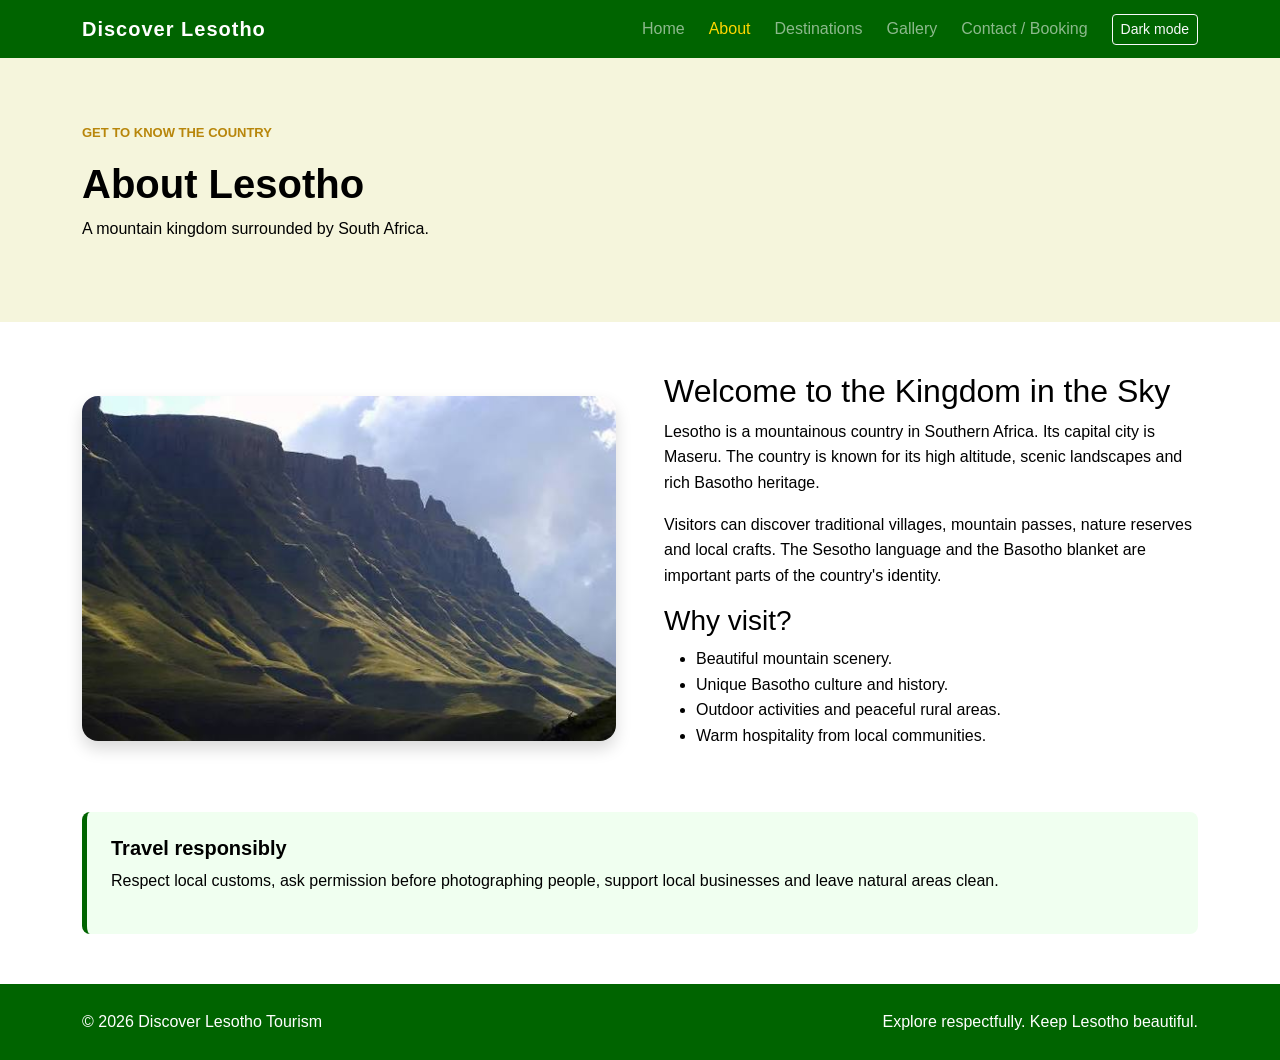
<file:  DISCOVER LESOTHO/about.html>
<!DOCTYPE html>
<html>
<head>
    <meta charset="UTF-8">
    <meta name="viewport" content="width=device-width, initial-scale=1.0">
    <title>Discover Lesotho | About</title>
    <link href="https://cdn.jsdelivr.net/npm/bootstrap@5.3.3/dist/css/bootstrap.min.css" rel="stylesheet">
    <link rel="stylesheet" href="style.css">
</head>
<body>
<header>
    <nav class="navbar navbar-expand-lg navbar-dark site-navbar">
        <div class="container">
            <a class="navbar-brand fw-bold" href="index.html">Discover Lesotho</a>
            <button class="navbar-toggler" type="button" data-bs-toggle="collapse" data-bs-target="#mainNav" aria-label="Open navigation">
                <span class="navbar-toggler-icon"></span>
            </button>
            <div class="collapse navbar-collapse" id="mainNav">
                <ul class="navbar-nav ms-auto">
                    <li class="nav-item"><a class="nav-link" href="index.html">Home</a></li>
                    <li class="nav-item"><a class="nav-link active" href="about.html">About</a></li>
                    <li class="nav-item"><a class="nav-link" href="destinations.html">Destinations</a></li>
                    <li class="nav-item"><a class="nav-link" href="gallery.html">Gallery</a></li>
                    <li class="nav-item"><a class="nav-link" href="contact.html">Contact / Booking</a></li>
                </ul>
                <button class="btn btn-outline-light btn-sm ms-lg-3 mt-2 mt-lg-0" id="themeButton" type="button">Dark mode</button>
            </div>
        </div>
    </nav>
</header>
<main>
    <section class="page-banner">
        <div class="container">
            <p class="eyebrow">GET TO KNOW THE COUNTRY</p>
            <h1>About Lesotho</h1>
            <p>A mountain kingdom surrounded by South Africa.</p>
        </div>
    </section>
    <section class="container section-space">
        <div class="row align-items-center g-5">
            <div class="col-lg-6">
                <img src="mountains.jpg" class="img-fluid rounded-4 shadow" alt="Wide view of the Lesotho mountain landscape">
            </div>
            <article class="col-lg-6">
                <h2>Welcome to the Kingdom in the Sky</h2>
                <p>Lesotho is a mountainous country in Southern Africa. Its capital city is Maseru. The country is known for its high altitude, scenic landscapes and rich Basotho heritage.</p>
                <p>Visitors can discover traditional villages, mountain passes, nature reserves and local crafts. The Sesotho language and the Basotho blanket are important parts of the country's identity.</p>
                <h3>Why visit?</h3>
                <ul>
                    <li>Beautiful mountain scenery.</li>
                    <li>Unique Basotho culture and history.</li>
                    <li>Outdoor activities and peaceful rural areas.</li>
                    <li>Warm hospitality from local communities.</li>
                </ul>
            </article>
        </div>
        <aside class="notice-box mt-5">
            <h3>Travel responsibly</h3>
            <p>Respect local customs, ask permission before photographing people, support local businesses and leave natural areas clean.</p>
        </aside>
    </section>
</main>
<footer class="site-footer">
    <div class="container d-md-flex justify-content-between">
        <p class="mb-2 mb-md-0">&copy; 2026 Discover Lesotho Tourism</p>
        <p class="mb-0">Explore respectfully. Keep Lesotho beautiful.</p>
    </div>
</footer>
<script src="https://cdn.jsdelivr.net/npm/bootstrap@5.3.3/dist/js/bootstrap.bundle.min.js"></script>
<script src="script.js"></script>
</body>
</html>
</file>
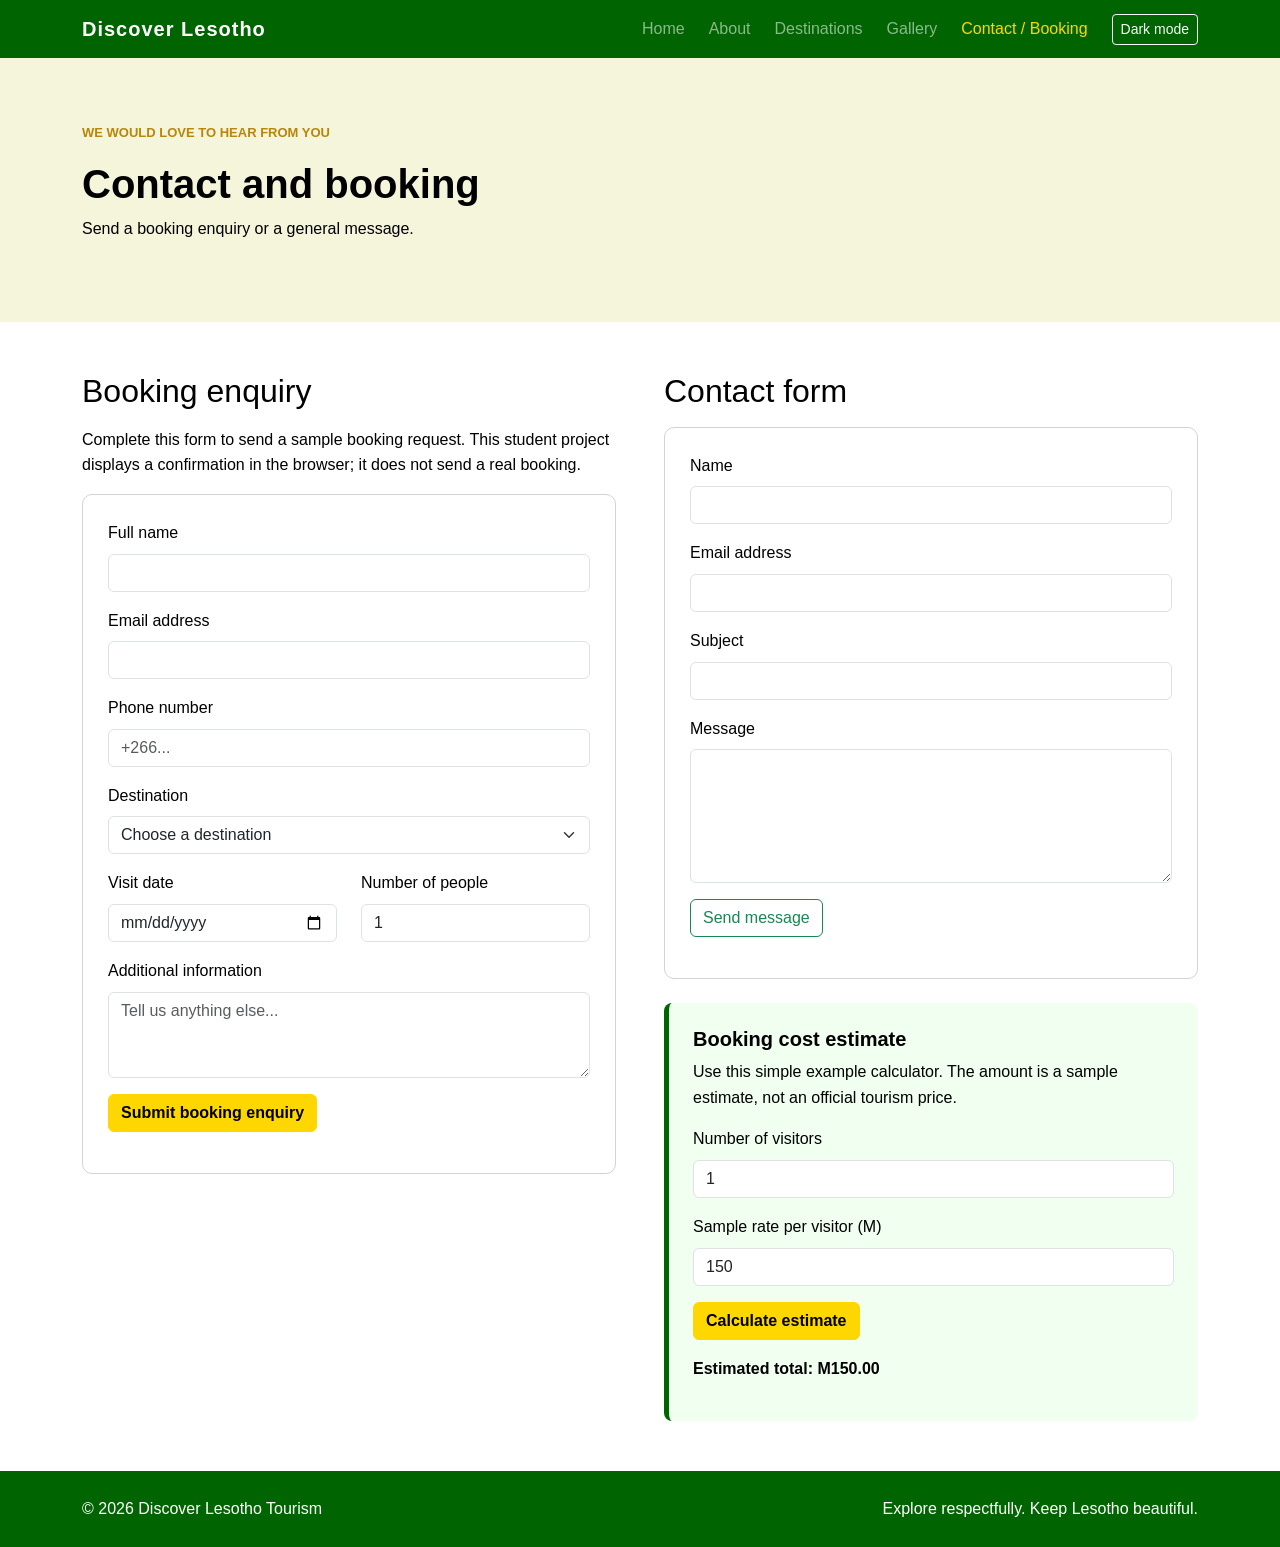
<file:  DISCOVER LESOTHO/contact.html>
<!DOCTYPE html>
<html>
<head>
    <meta charset="UTF-8">
    <meta name="viewport" content="width=device-width, initial-scale=1.0">
    <title>Discover Lesotho | Contact and Booking</title>
    <link href="https://cdn.jsdelivr.net/npm/bootstrap@5.3.3/dist/css/bootstrap.min.css" rel="stylesheet">
    <link rel="stylesheet" href="style.css">
</head>
<body>
<header>
    <nav class="navbar navbar-expand-lg navbar-dark site-navbar">
        <div class="container">
            <a class="navbar-brand fw-bold" href="index.html">Discover Lesotho</a>
            <button class="navbar-toggler" type="button" data-bs-toggle="collapse" data-bs-target="#mainNav" aria-label="Open navigation">
                <span class="navbar-toggler-icon"></span>
            </button>
            <div class="collapse navbar-collapse" id="mainNav">
                <ul class="navbar-nav ms-auto">
                    <li class="nav-item"><a class="nav-link" href="index.html">Home</a></li>
                    <li class="nav-item"><a class="nav-link" href="about.html">About</a></li>
                    <li class="nav-item"><a class="nav-link" href="destinations.html">Destinations</a></li>
                    <li class="nav-item"><a class="nav-link" href="gallery.html">Gallery</a></li>
                    <li class="nav-item"><a class="nav-link active" href="contact.html">Contact / Booking</a></li>
                </ul>
                <button class="btn btn-outline-light btn-sm ms-lg-3 mt-2 mt-lg-0" id="themeButton" type="button">Dark mode</button>
            </div>
        </div>
    </nav>
</header>
<main>
    <section class="page-banner">
        <div class="container">
            <p class="eyebrow">WE WOULD LOVE TO HEAR FROM YOU</p>
            <h1>Contact and booking</h1>
            <p>Send a booking enquiry or a general message.</p>
        </div>
    </section>
    <section class="container section-space">
        <div class="row g-5">
            <div class="col-lg-6">
                <h2 class="mb-3">Booking enquiry</h2>
                <p>Complete this form to send a sample booking request. This student project displays a confirmation in the browser; it does not send a real booking.</p>
                <form id="bookingForm" class="form-panel">
                    <div class="mb-3">
                        <label for="bookingName" class="form-label">Full name</label>
                        <input type="text" class="form-control" id="bookingName" required minlength="2" autocomplete="name">
                    </div>
                    <div class="mb-3">
                        <label for="bookingEmail" class="form-label">Email address</label>
                        <input type="email" class="form-control" id="bookingEmail" required autocomplete="email">
                    </div>
                    <div class="mb-3">
                        <label for="bookingPhone" class="form-label">Phone number</label>
                        <input type="tel" class="form-control" id="bookingPhone" placeholder="+266..." pattern="[0-9+\(\)\- ]{7,20}" title="Use 7 to 20 characters: digits, +, brackets, spaces or dashes." autocomplete="tel" required>
                    </div>
                    <div class="mb-3">
                        <label for="destination" class="form-label">Destination</label>
                        <select class="form-select" id="destination" required>
                            <option value="">Choose a destination</option>
                            <option>Maletsunyane Falls</option>
                            <option>Afriski Mountain Resort</option>
                            <option>Katse Dam</option>
                            <option>Thaba Bosiu</option>
                            <option>Other</option>
                        </select>
                    </div>
                    <div class="row">
                    <div class="col-sm-6 mb-3">
                        <label for="visitDate" class="form-label">Visit date</label>
                        <input type="date" class="form-control" id="visitDate" required>
                    </div>
                    <div class="col-sm-6 mb-3">
                        <label for="people" class="form-label">Number of people</label>
                        <input type="number" class="form-control" id="people" min="1" max="20" value="1" required>
                    </div>
                    </div>
                    <div class="mb-3">
                        <label for="extraInfo" class="form-label">Additional information</label>
                        <textarea class="form-control" id="extraInfo" rows="3" maxlength="500" placeholder="Tell us anything else..."></textarea>
                    </div>
                    <button type="submit" class="btn btn-gold">Submit booking enquiry</button>
                    <p id="bookingMessage" class="mt-3" role="status"></p>
                </form>
            </div>
            <div class="col-lg-6">
                <h2 class="mb-3">Contact form</h2>
                <form id="contactForm" class="form-panel">
                    <div class="mb-3">
                        <label for="contactName" class="form-label">Name</label>
                        <input type="text" class="form-control" id="contactName" required minlength="2" autocomplete="name">
                    </div>
                    <div class="mb-3">
                        <label for="contactEmail" class="form-label">Email address</label>
                        <input type="email" class="form-control" id="contactEmail" required autocomplete="email">
                    </div>
                    <div class="mb-3">
                        <label for="subject" class="form-label">Subject</label>
                        <input type="text" class="form-control" id="subject" required>
                    </div>
                    <div class="mb-3">
                        <label for="message" class="form-label">Message</label>
                        <textarea class="form-control" id="message" rows="5" required minlength="5" maxlength="1000"></textarea>
                    </div>
                    <button type="submit" class="btn btn-outline-success">Send message</button>
                    <p id="contactMessage" class="mt-3" role="status"></p>
                </form>
                <aside class="notice-box mt-4">
                    <h3>Booking cost estimate</h3>
                    <p>Use this simple example calculator. The amount is a sample estimate, not an official tourism price.</p>
                    <label for="calcPeople" class="form-label">Number of visitors</label>
                    <input type="number" id="calcPeople" class="form-control mb-3" min="1" max="20" value="1">
                    <label for="rate" class="form-label">Sample rate per visitor (M)</label>
                    <input type="number" id="rate" class="form-control mb-3" min="0" value="150">
                    <button type="button" class="btn btn-gold" id="calculateButton">Calculate estimate</button>
                    <p id="totalCost" class="fw-bold mt-3" aria-live="polite">Estimated total: M150.00</p>
                </aside>
            </div>
        </div>
    </section>
</main>
<footer class="site-footer">
    <div class="container d-md-flex justify-content-between">
        <p class="mb-2 mb-md-0">&copy; 2026 Discover Lesotho Tourism</p>
        <p class="mb-0">Explore respectfully. Keep Lesotho beautiful.</p>
    </div>
</footer>
<script src="https://cdn.jsdelivr.net/npm/bootstrap@5.3.3/dist/js/bootstrap.bundle.min.js"></script>
<script src="script.js"></script>
</body>
</html>
</file>
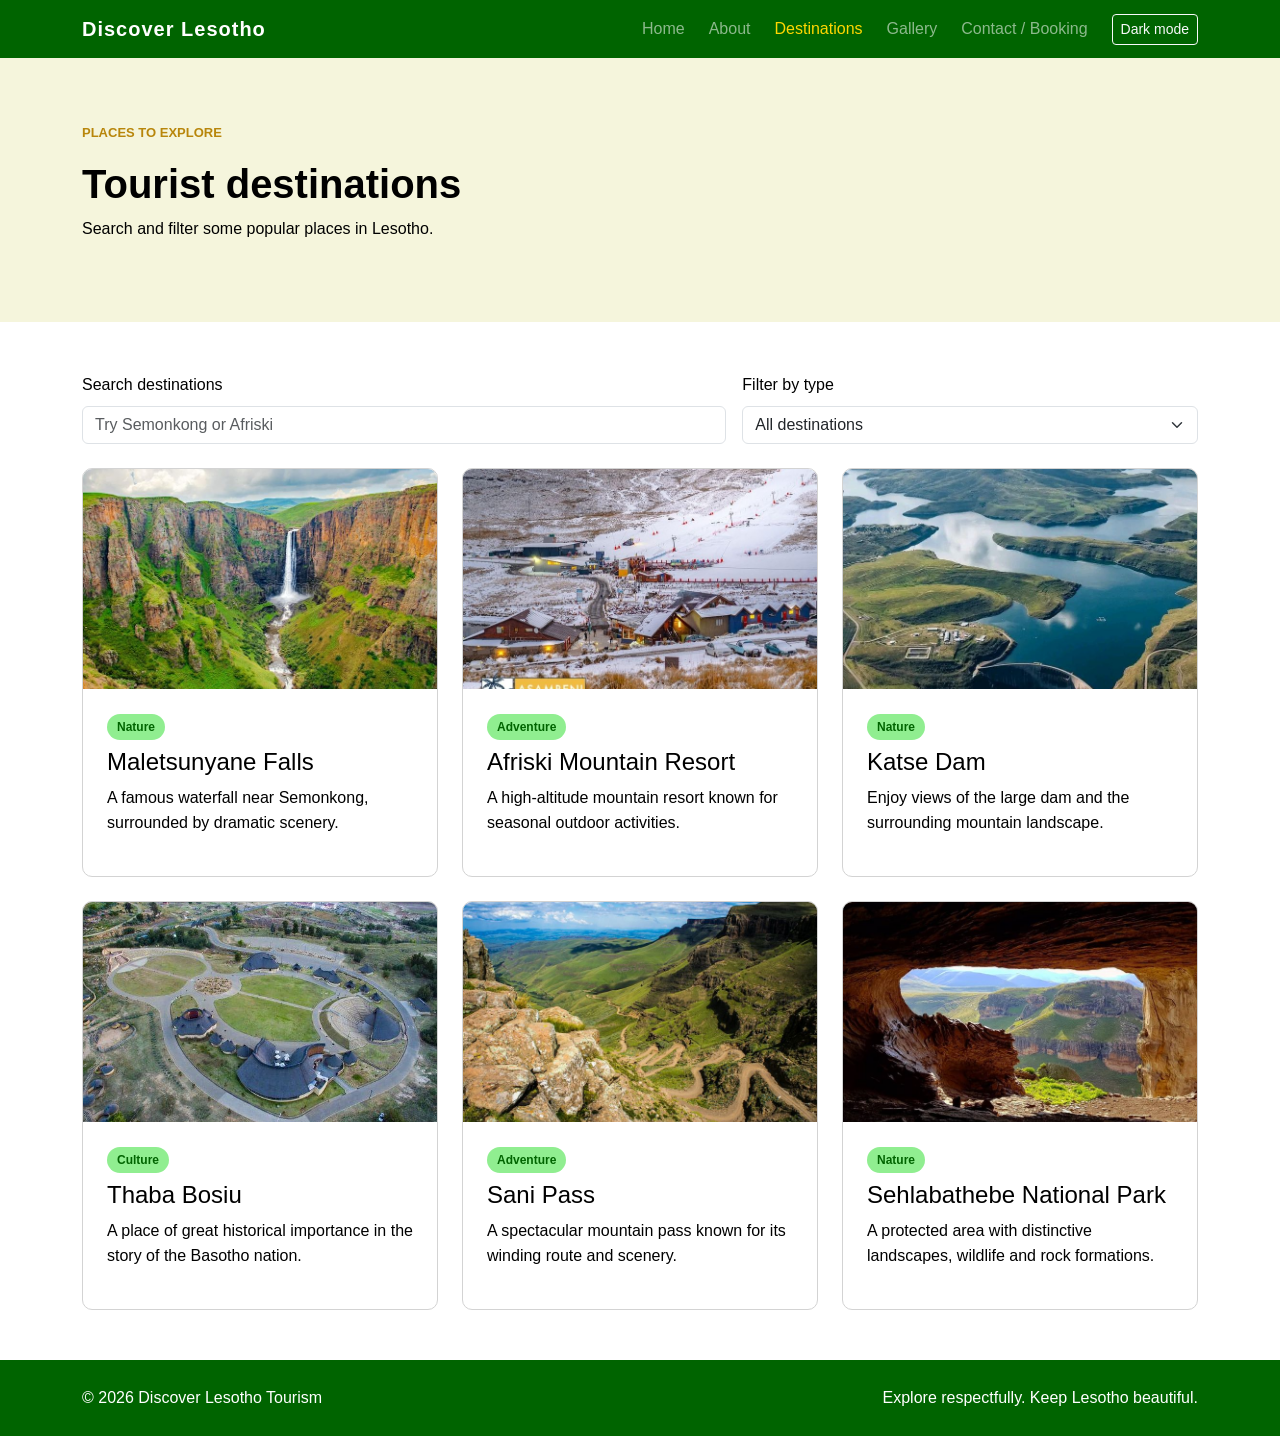
<file:  DISCOVER LESOTHO/destinations.html>
<!DOCTYPE html>
<html>
<head>
    <meta charset="UTF-8">
    <meta name="viewport" content="width=device-width, initial-scale=1.0">
    <title>Discover Lesotho | Destinations</title>
    <link href="https://cdn.jsdelivr.net/npm/bootstrap@5.3.3/dist/css/bootstrap.min.css" rel="stylesheet">
    <link rel="stylesheet" href="style.css">
</head>
<body>
<header>
    <nav class="navbar navbar-expand-lg navbar-dark site-navbar">
        <div class="container">
            <a class="navbar-brand fw-bold" href="index.html">Discover Lesotho</a>
            <button class="navbar-toggler" type="button" data-bs-toggle="collapse" data-bs-target="#mainNav" aria-label="Open navigation">
                <span class="navbar-toggler-icon"></span>
            </button>
            <div class="collapse navbar-collapse" id="mainNav">
                <ul class="navbar-nav ms-auto">
                    <li class="nav-item"><a class="nav-link" href="index.html">Home</a></li>
                    <li class="nav-item"><a class="nav-link" href="about.html">About</a></li>
                    <li class="nav-item"><a class="nav-link active" href="destinations.html">Destinations</a></li>
                    <li class="nav-item"><a class="nav-link" href="gallery.html">Gallery</a></li>
                    <li class="nav-item"><a class="nav-link" href="contact.html">Contact / Booking</a></li>
                </ul>
                <button class="btn btn-outline-light btn-sm ms-lg-3 mt-2 mt-lg-0" id="themeButton" type="button">Dark mode</button>
            </div>
        </div>
    </nav>
</header>
<main>
    <section class="page-banner">
        <div class="container">
            <p class="eyebrow">PLACES TO EXPLORE</p>
            <h1>Tourist destinations</h1>
            <p>Search and filter some popular places in Lesotho.</p>
        </div>
    </section>
    <section class="container section-space">
        <div class="row g-3 align-items-center mb-4">
            <div class="col-md-7">
                <label for="destinationSearch" class="form-label">Search destinations</label>
                <input id="destinationSearch" class="form-control" type="search" placeholder="Try Semonkong or Afriski">
            </div>
            <div class="col-md-5">
                <label for="categoryFilter" class="form-label">Filter by type</label>
                <select id="categoryFilter" class="form-select">
                    <option value="all">All destinations</option>
                    <option value="nature">Nature</option>
                    <option value="adventure">Adventure</option>
                    <option value="culture">Culture</option>
                </select>
            </div>
        </div>
        <div class="row g-4" id="destinationList">
            <div class="col-md-6 col-lg-4 destination-item" data-category="nature" data-name="maletsunyane falls semonkong">
                <article class="feature-card h-100">
                    <img src="Maletshunyane.jpg" class="card-img-top" alt="Maletsunyane Falls near Semonkong">
                    <div class="p-4">
                        <span class="badge badge-green">Nature</span>
                        <h2 class="h4 mt-2">Maletsunyane Falls</h2>
                        <p>A famous waterfall near Semonkong, surrounded by dramatic scenery.</p>
                    </div>
                </article>
            </div>
            <div class="col-md-6 col-lg-4 destination-item" data-category="adventure" data-name="afriski mountain resort">
                <article class="feature-card h-100">
                    <img src="Afriskii.jpg" class="card-img-top" alt="Mountain resort scenery at Afriski">
                    <div class="p-4">
                        <span class="badge badge-green">Adventure</span>
                        <h2 class="h4 mt-2">Afriski Mountain Resort</h2>
                        <p>A high-altitude mountain resort known for seasonal outdoor activities.</p>
                    </div>
                </article>
            </div>
            <div class="col-md-6 col-lg-4 destination-item" data-category="nature" data-name="katse dam">
                <article class="feature-card h-100">
                    <img src="Katse.jpg" class="card-img-top" alt="Katse Dam and surrounding mountains">
                    <div class="p-4">
                        <span class="badge badge-green">Nature</span>
                        <h2 class="h4 mt-2">Katse Dam</h2>
                        <p>Enjoy views of the large dam and the surrounding mountain landscape.</p>
                    </div>
                </article>
            </div>
            <div class="col-md-6 col-lg-4 destination-item" data-category="culture" data-name="thaba bosiu">
                <article class="feature-card h-100">
                    <img src="Thaba-Bosiu.jpg" class="card-img-top" alt="Thaba Bosiu cultural heritage site">
                    <div class="p-4">
                        <span class="badge badge-green">Culture</span>
                        <h2 class="h4 mt-2">Thaba Bosiu</h2>
                        <p>A place of great historical importance in the story of the Basotho nation.</p>
                    </div>
                </article>
            </div>
            <div class="col-md-6 col-lg-4 destination-item" data-category="adventure" data-name="sani pass">
                <article class="feature-card h-100">
                    <img src="Sani pass.jpg" class="card-img-top" alt="Mountain road through Sani Pass">
                    <div class="p-4">
                        <span class="badge badge-green">Adventure</span>
                        <h2 class="h4 mt-2">Sani Pass</h2>
                        <p>A spectacular mountain pass known for its winding route and scenery.</p>
                    </div>
                </article>
            </div>
            <div class="col-md-6 col-lg-4 destination-item" data-category="nature" data-name="sehlabathebe national park">
                <article class="feature-card h-100">
                    <img src="Sehlabathebe.jpg" class="card-img-top" alt="Landscape in Sehlabathebe National Park">
                    <div class="p-4">
                        <span class="badge badge-green">Nature</span>
                        <h2 class="h4 mt-2">Sehlabathebe National Park</h2>
                        <p>A protected area with distinctive landscapes, wildlife and rock formations.</p>
                    </div>
                </article>
            </div>
        </div>
        <p id="noResults" class="alert alert-warning mt-4 d-none">Sorry, no destinations match your search.</p>
    </section>
</main>
<footer class="site-footer">
    <div class="container d-md-flex justify-content-between">
        <p class="mb-2 mb-md-0">&copy; 2026 Discover Lesotho Tourism</p>
        <p class="mb-0">Explore respectfully. Keep Lesotho beautiful.</p>
    </div>
</footer>
<script src="https://cdn.jsdelivr.net/npm/bootstrap@5.3.3/dist/js/bootstrap.bundle.min.js"></script>
<script src="script.js"></script>
</body>
</html>
</file>
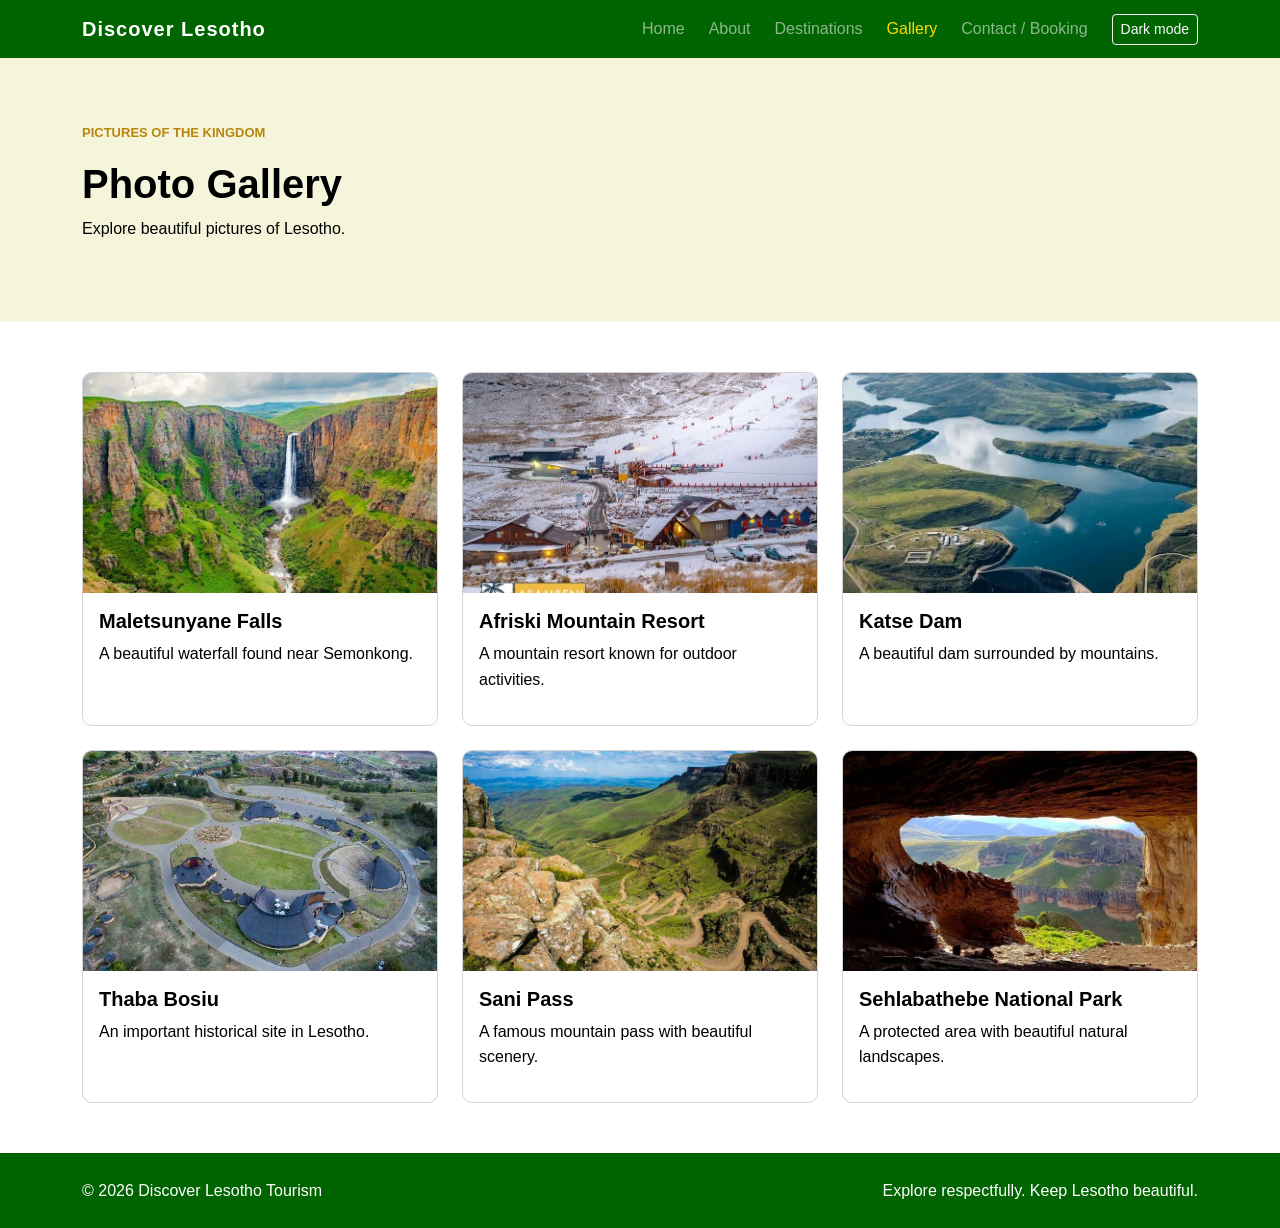
<file:  DISCOVER LESOTHO/gallery.html>
<!DOCTYPE html>
<html>
<head>
    <meta charset="UTF-8">
    <meta name="viewport" content="width=device-width, initial-scale=1.0">
    <title>Discover Lesotho | Gallery</title>
    <link href="https://cdn.jsdelivr.net/npm/bootstrap@5.3.3/dist/css/bootstrap.min.css" rel="stylesheet">
    <link rel="stylesheet" href="style.css">
</head>
<body>
<header>
    <nav class="navbar navbar-expand-lg navbar-dark site-navbar">
        <div class="container">
            <a class="navbar-brand fw-bold" href="index.html">Discover Lesotho</a>
            <button class="navbar-toggler" type="button" data-bs-toggle="collapse" data-bs-target="#mainNav" aria-label="Open navigation">
                <span class="navbar-toggler-icon"></span>
            </button>
            <div class="collapse navbar-collapse" id="mainNav">
                <ul class="navbar-nav ms-auto">
                    <li class="nav-item">
                        <a class="nav-link" href="index.html">Home</a>
                    </li>
                    <li class="nav-item">
                        <a class="nav-link" href="about.html">About</a>
                    </li>
                    <li class="nav-item">
                        <a class="nav-link" href="destinations.html">Destinations</a>
                    </li>
                    <li class="nav-item">
                        <a class="nav-link active" href="gallery.html">Gallery</a>
                    </li>
                    <li class="nav-item"><a class="nav-link" href="contact.html">Contact / Booking</a></li>
                </ul>
                <button class="btn btn-outline-light btn-sm ms-lg-3 mt-2 mt-lg-0" id="themeButton" type="button">Dark mode</button>
            </div>
        </div>
    </nav>
</header>
<main>
    <section class="page-banner">
        <div class="container">
            <p class="eyebrow">PICTURES OF THE KINGDOM</p>
            <h1>Photo Gallery</h1>
            <p>Explore beautiful pictures of Lesotho.</p>
        </div>
    </section>
    <section class="container section-space">
        <div class="row g-4">
            <div class="col-md-6 col-lg-4">
                <article class="feature-card">
                    <img src="Maletshunyane.jpg" alt="Maletsunyane Falls">
                    <div class="p-3">
                        <h3>Maletsunyane Falls</h3>
                        <p>A beautiful waterfall found near Semonkong.</p>
                    </div>
                </article>
            </div>
            <div class="col-md-6 col-lg-4">
                <article class="feature-card">
                    <img src="Afriskii.jpg" alt="Afriski Mountain Resort">
                    <div class="p-3">
                        <h3>Afriski Mountain Resort</h3>
                        <p>A mountain resort known for outdoor activities.</p>
                    </div>
                </article>
            </div>
            <div class="col-md-6 col-lg-4">
                <article class="feature-card">
                    <img src="Katse.jpg" alt="Katse Dam">
                    <div class="p-3">
                        <h3>Katse Dam</h3>
                        <p>A beautiful dam surrounded by mountains.</p>
                    </div>
                </article>
            </div>
            <div class="col-md-6 col-lg-4">
                <article class="feature-card">
                    <img src="Thaba-Bosiu.jpg" alt="Thaba Bosiu">
                    <div class="p-3">
                        <h3>Thaba Bosiu</h3>
                        <p>An important historical site in Lesotho.</p>
                    </div>
                </article>
            </div>
            <div class="col-md-6 col-lg-4">
                <article class="feature-card">
                    <img src="Sani pass.jpg" alt="Sani Pass">
                    <div class="p-3">
                        <h3>Sani Pass</h3>
                        <p>A famous mountain pass with beautiful scenery.</p>
                    </div>
                </article>
            </div>
            <div class="col-md-6 col-lg-4">
                <article class="feature-card">
                    <img src="Sehlabathebe.jpg" alt="Sehlabathebe National Park">
                    <div class="p-3">
                        <h3>Sehlabathebe National Park</h3>
                        <p>A protected area with beautiful natural landscapes.</p>
                    </div>
                </article>
            </div>
        </div>
    </section>
</main>
<footer class="site-footer">
    <div class="container d-md-flex justify-content-between">
        <p class="mb-2 mb-md-0">&copy; 2026 Discover Lesotho Tourism</p>
        <p class="mb-0">Explore respectfully. Keep Lesotho beautiful.</p>
    </div>
</footer>
<script src="https://cdn.jsdelivr.net/npm/bootstrap@5.3.3/dist/js/bootstrap.bundle.min.js"></script>
<script src="script.js"></script>
</body>
</html>
</file>
<file:  DISCOVER LESOTHO/style.css>
* {
    box-sizing: border-box;
}

body {
    margin: 0;
    font-family: Arial, sans-serif;
    color: black;
    background-color: white;
    line-height: 1.6;
}

.site-navbar {
    background-color: darkgreen;
}

.navbar-brand {
    letter-spacing: 1px;
}

.nav-link {
    margin-left: 8px;
}

.nav-link:hover,
.nav-link.active {
    color: gold !important;
}

.home-section {
    min-height: 560px;
    display: flex;
    align-items: center;
    color: white;
    background-color: darkgreen;
    background-image: url("home-lesotho.jpg");
    background-position: center;
    background-size: cover;
    background-repeat: no-repeat;
}

.home-content {
    max-width: 650px;
    padding: 70px 0;
}

.home-content h1 {
    font-size: 45px;
    font-weight: bold;
}

.home-content p {
    font-size: 18px;
    margin: 20px 0;
}

.btn-gold {
    background-color: gold;
    color: black;
    border: 1px solid gold;
    font-weight: bold;
}

.btn-gold:hover {
    background-color: orange;
    color: black;
}

.section-space {
    padding-top: 50px;
    padding-bottom: 50px;
}

.section-heading {
    max-width: 760px;
    margin: auto;
}

.section-heading h2,
.highlight-section h2 {
    font-weight: bold;
}

.eyebrow {
    color: darkgoldenrod;
    font-size: 13px;
    font-weight: bold;
}

.feature-card {
    height: 100%;
    background-color: white;
    color: black;
    border: 1px solid lightgray;
    border-radius: 10px;
    overflow: hidden;
}

.feature-card:hover {
    background-color: whitesmoke;
}

.feature-card img {
    width: 100%;
    height: 220px;
    object-fit: cover;
}

.feature-card h3 {
    font-size: 20px;
    font-weight: bold;
}

.highlight-section {
    background-color: beige;
    padding: 55px 0;
}

.page-banner {
    background-color: beige;
    padding: 65px 0;
}

.page-banner h1 {
    font-size: 40px;
    font-weight: bold;
}

.notice-box {
    background-color: honeydew;
    border-left: 5px solid darkgreen;
    padding: 24px;
    border-radius: 8px;
}

.notice-box h3 {
    font-size: 20px;
    font-weight: bold;
}

.badge-green {
    background-color: lightgreen;
    color: darkgreen;
    padding: 7px 10px;
    border-radius: 20px;
}

.form-panel {
    padding: 25px;
    border: 1px solid lightgray;
    border-radius: 10px;
    background-color: white;
}

.form-control:focus,
.form-select:focus {
    border-color: darkgreen;
}

input[type="number"]::-webkit-outer-spin-button,
input[type="number"]::-webkit-inner-spin-button {
    -webkit-appearance: none;
    margin: 0;
}

input[type="number"] {
    -moz-appearance: textfield;
    appearance: textfield;
}

.site-footer {
    background-color: darkgreen;
    color: white;
    padding: 25px 0;
}

body.dark-mode {
    background-color: darkslategray;
    color: white;
    transition: 0.5s;
}

body.dark-mode .page-banner,
body.dark-mode .highlight-section {
    background-color: darkolivegreen;
    color: white;
    transition: 0.4s;
}

body.dark-mode .feature-card,
body.dark-mode .form-panel {
    background-color: darkolivegreen;
    color: white;
    border-color: slategray;
    transition: 0.5s;
}

body.dark-mode .feature-card h2,
body.dark-mode .feature-card h3,
body.dark-mode .feature-card p,
body.dark-mode .form-panel label {
    color: white;
    transition: 0.5s;
}

body.dark-mode .notice-box {
    background-color: darkseagreen;
    color: white;
    transition: 0.5s;
}

body.dark-mode .form-control,
body.dark-mode .form-select {
    background-color: darkslategray;
    color: white;
    border-color: lightslategray;
    transition: 0.5s;
}

body.dark-mode .form-control::placeholder {
    color: lightgray;
    transition: 0.4s;
}

body.dark-mode .text-muted {
    color: lightgray !important;
    transition: 0.4s;
}

body.dark-mode .site-navbar,
body.dark-mode .site-footer {
    background-color: black;
}

@media (max-width: 576px) {

    .home-section {
        min-height: 470px;
    }

    .home-content h1 {
        font-size: 35px;
    }

    .section-space {
        padding-top: 40px;
        padding-bottom: 40px;
    }

    .feature-card img {
        height: 190px;
    }

    .page-banner h1 {
        font-size: 30px;
    }
}
</file>
